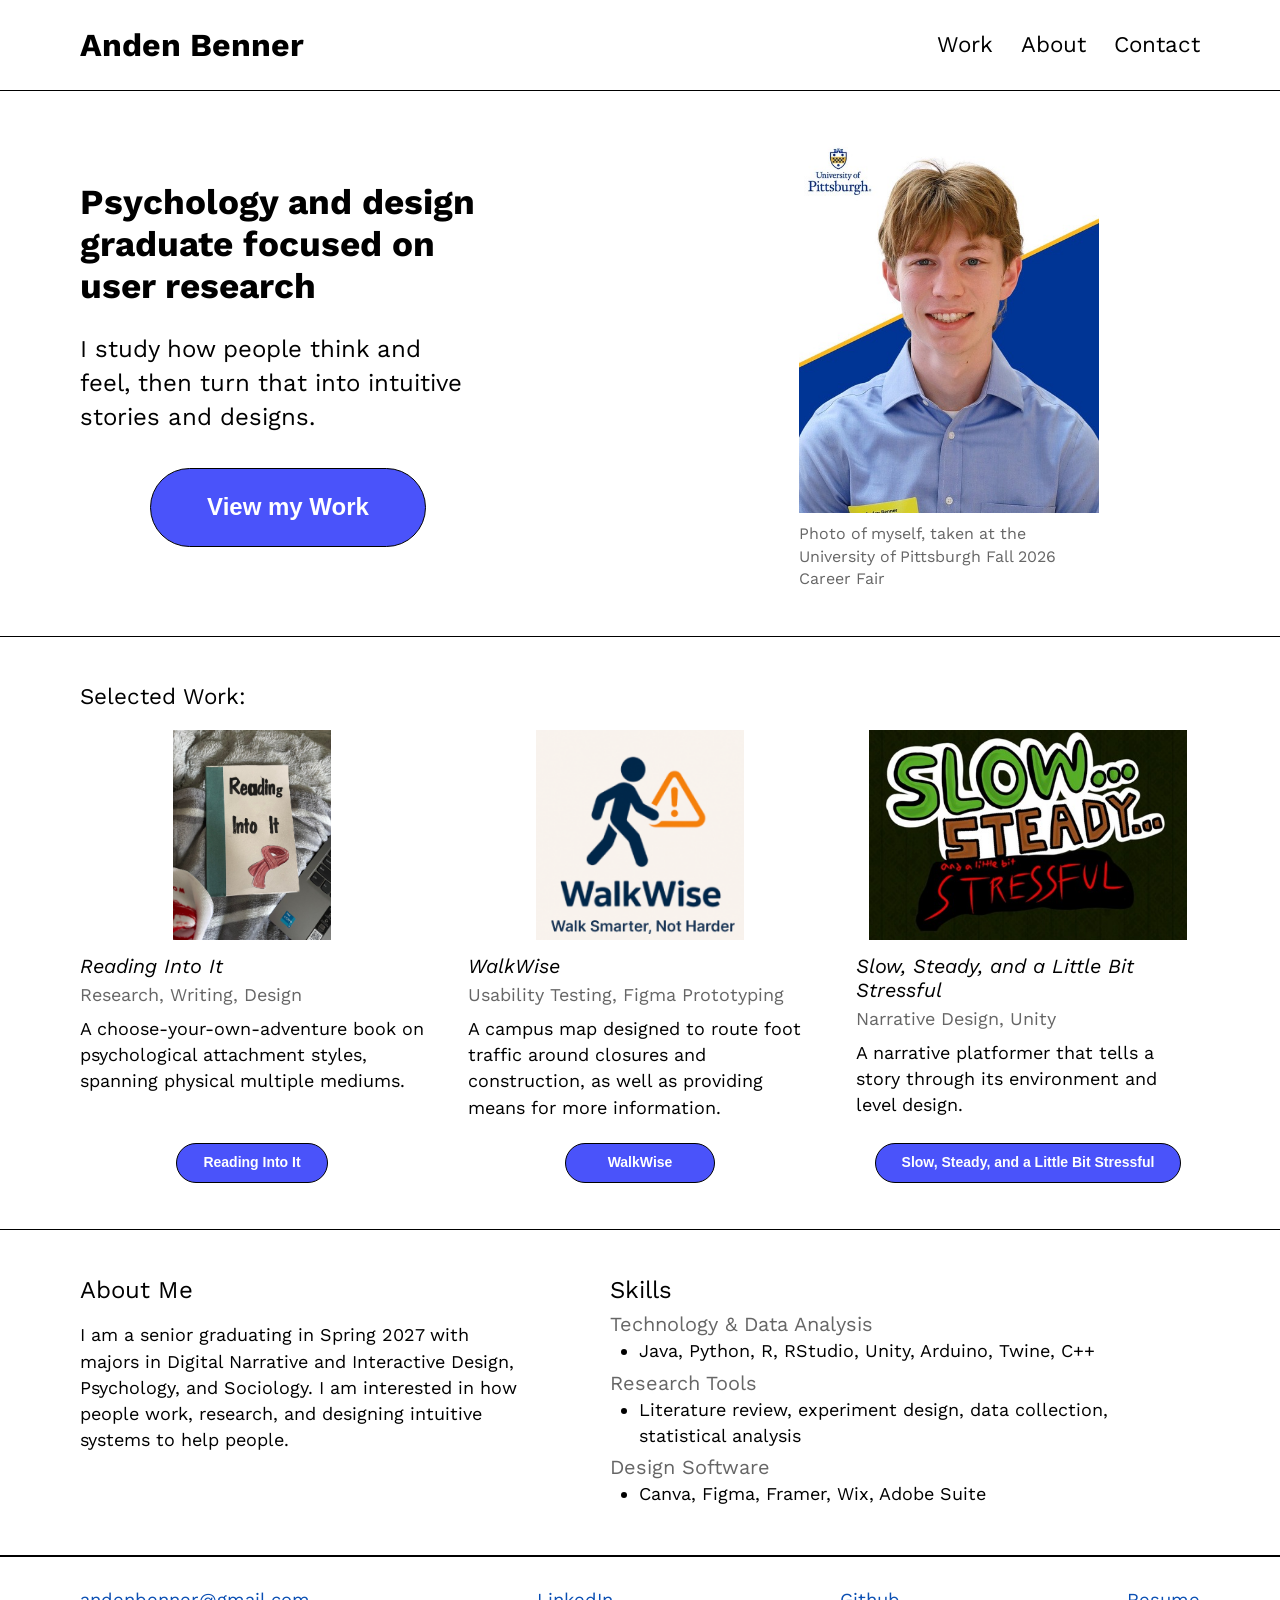
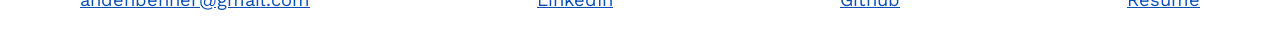
<file: index.html>
<!DOCTYPE html>
<html lang="en">
<head>
  <meta charset="utf-8">
  <meta name="viewport" content="width=device-width, initial-scale=1">
  <title>Anden Benner</title>
  <meta name="description" content="Psychology and design graduate focused on user research.">
  <link rel="preconnect" href="https://fonts.googleapis.com">
  <link rel="preconnect" href="https://fonts.gstatic.com" crossorigin>
  <link href="https://fonts.googleapis.com/css2?family=Work+Sans:ital,wght@0,400;0,500;0,600;0,700;1,400;1,500;1,600;1,700&display=swap" rel="stylesheet">
  <link rel="stylesheet" href="styles.css">
</head>
<body>
  <a class="skip-link" href="#main">Skip to content</a>

  <header class="site-header">
    <div class="wrap">
      <a class="brand" href="index.html">Anden Benner</a>
      <nav class="site-nav" aria-label="Main">
        <a href="index.html#work">Work</a>
        <a href="index.html#about">About</a>
        <a href="index.html#contact">Contact</a>
      </nav>
    </div>
  </header>

  <main id="main">
    <section class="band hero" aria-labelledby="hero-title">
      <div class="wrap">
        <div class="text-col">
          <h1 id="hero-title">Psychology and design graduate focused on user research</h1>
          <p class="lede">I study how people think and feel, then turn that into intuitive stories and designs.</p>
          <div class="cta"><a class="btn btn-lg" href="#work">View my Work</a></div>
        </div>
        <figure>
          <img src="anden-photo.jpg" width="491" height="615" alt="Anden Benner smiling, wearing a light blue button-up shirt, in front of a University of Pittsburgh backdrop">
          <figcaption class="caption">Photo of myself, taken at the University of Pittsburgh Fall 2026 Career Fair</figcaption>
        </figure>
      </div>
    </section>

    <section class="band" id="work" aria-labelledby="work-title">
      <div class="wrap">
        <h2 class="work-title" id="work-title">Selected Work:</h2>
        <ul class="work-grid">
          <li class="work-card">
            <a class="thumb" href="reading-into-it.html" tabindex="-1" aria-hidden="true">
              <img src="reading-into-it-card.jpg" width="857" height="1143" alt="">
            </a>
            <h3>Reading Into It</h3>
            <p class="tags">Research, Writing, Design</p>
            <p class="desc">A choose-your-own-adventure book on psychological attachment styles, spanning physical multiple mediums.</p>
            <a class="btn btn-sm" href="reading-into-it.html">Reading Into It</a>
          </li>
          <li class="work-card">
            <a class="thumb" href="walkwise.html" tabindex="-1" aria-hidden="true">
              <img src="walkwise-icon.png" width="242" height="244" alt="">
            </a>
            <h3>WalkWise</h3>
            <p class="tags">Usability Testing, Figma Prototyping</p>
            <p class="desc">A campus map designed to route foot traffic around closures and construction, as well as providing means for more information.</p>
            <a class="btn btn-sm" href="walkwise.html">WalkWise</a>
          </li>
          <li class="work-card">
            <a class="thumb" href="slow-steady.html" tabindex="-1" aria-hidden="true">
              <img src="slow-steady-card.jpg" width="470" height="310" alt="">
            </a>
            <h3>Slow, Steady, and a Little Bit Stressful</h3>
            <p class="tags">Narrative Design, Unity</p>
            <p class="desc">A narrative platformer that tells a story through its environment and level design.</p>
            <a class="btn btn-sm" href="slow-steady.html">Slow, Steady, and a Little Bit Stressful</a>
          </li>
        </ul>
      </div>
    </section>

    <section class="band" id="about" aria-labelledby="about-title">
      <div class="wrap about-grid">
        <div>
          <h2 id="about-title">About Me</h2>
          <p>I am a senior graduating in Spring 2027 with majors in Digital Narrative and Interactive Design, Psychology, and Sociology. I am interested in how people work, research, and designing intuitive systems to help people.</p>
        </div>
        <div class="skills">
          <h2>Skills</h2>
          <h3>Technology &amp; Data Analysis</h3>
          <ul><li>Java, Python, R, RStudio, Unity, Arduino, Twine, C++</li></ul>
          <h3>Research Tools</h3>
          <ul><li>Literature review, experiment design, data collection, statistical analysis</li></ul>
          <h3>Design Software</h3>
          <ul><li>Canva, Figma, Framer, Wix, Adobe Suite</li></ul>
        </div>
      </div>
    </section>
  </main>

  <footer class="site-footer" id="contact">
    <div class="wrap">
      <p><a href="mailto:andenbenner@gmail.com">andenbenner@gmail.com</a></p>
      <p><a href="https://www.linkedin.com/in/anden-benner-002a593b1/" target="_blank" rel="noopener">LinkedIn</a></p>
      <p><a href="https://github.com/anden13-dot" target="_blank" rel="noopener">Github</a></p>
      <p><a href="resume.pdf" target="_blank" rel="noopener">Resume</a></p>
    </div>
  </footer>
</body>
</html>
</file>
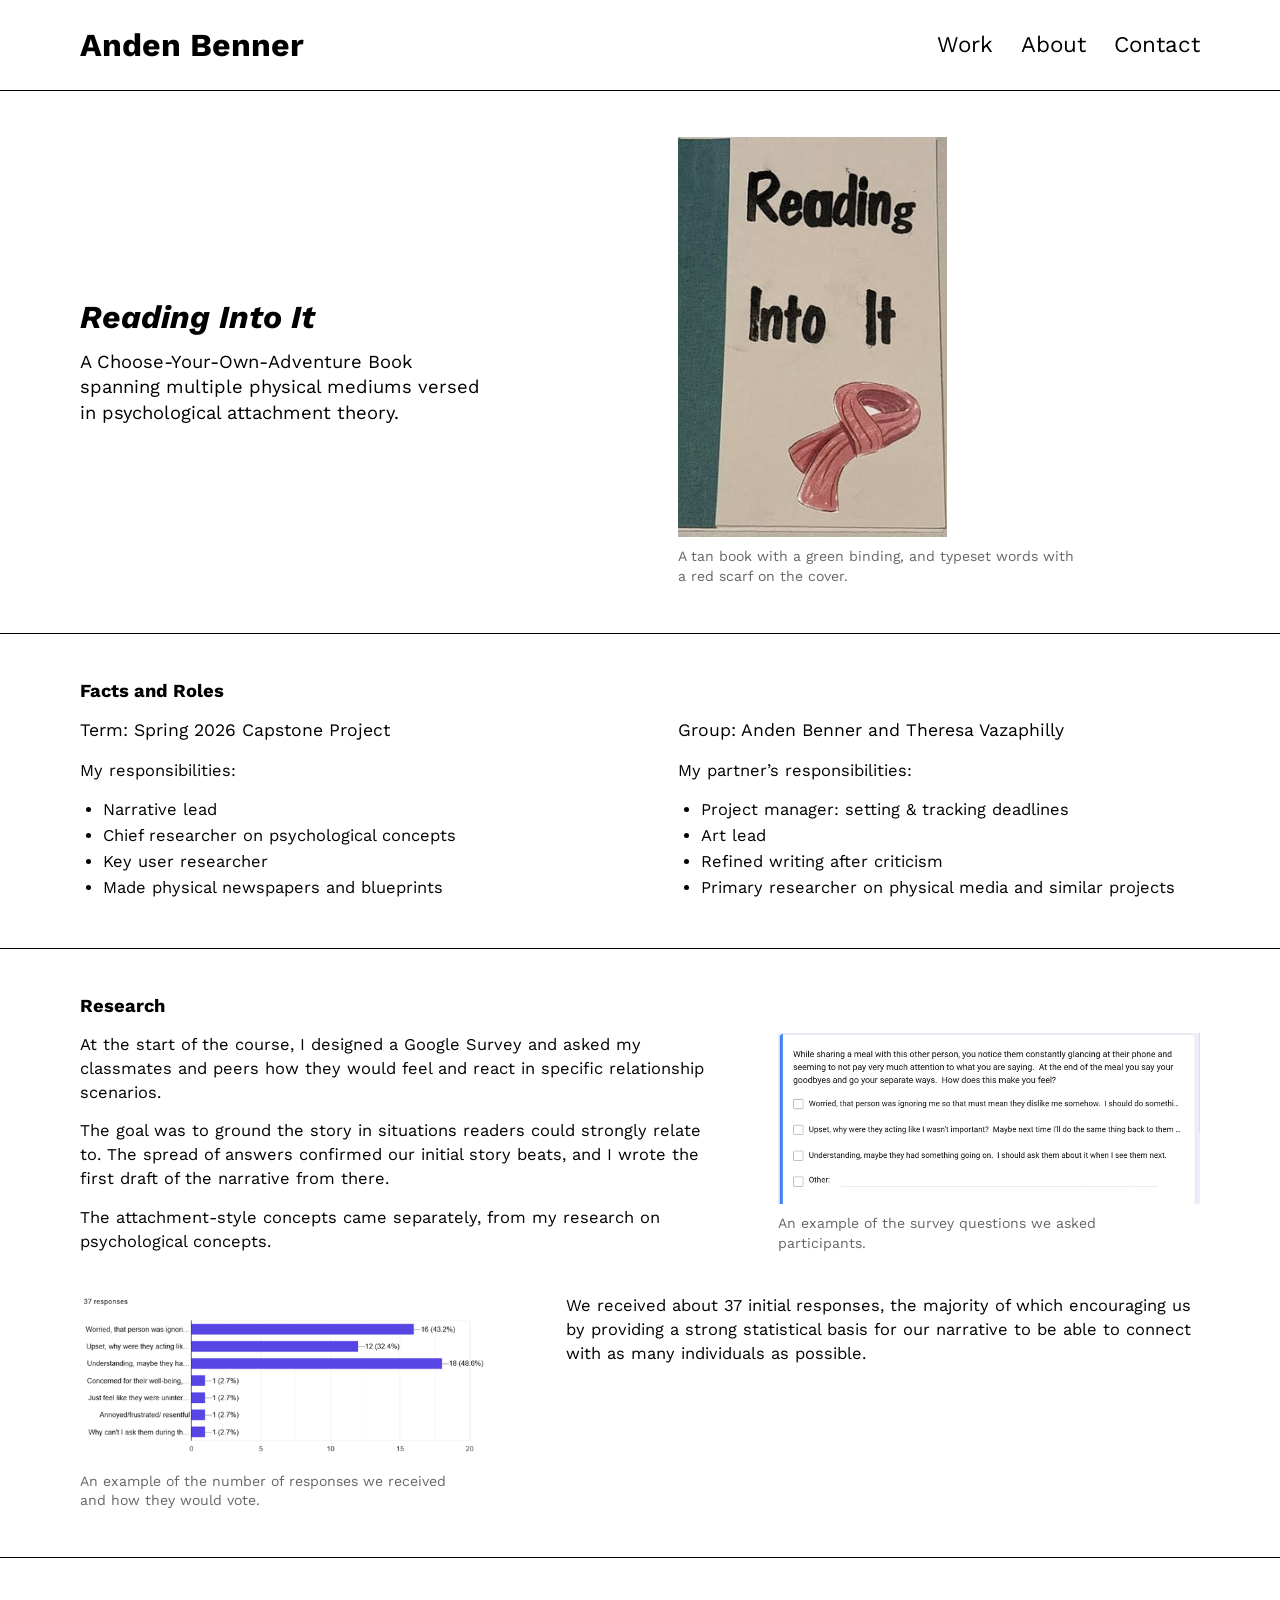
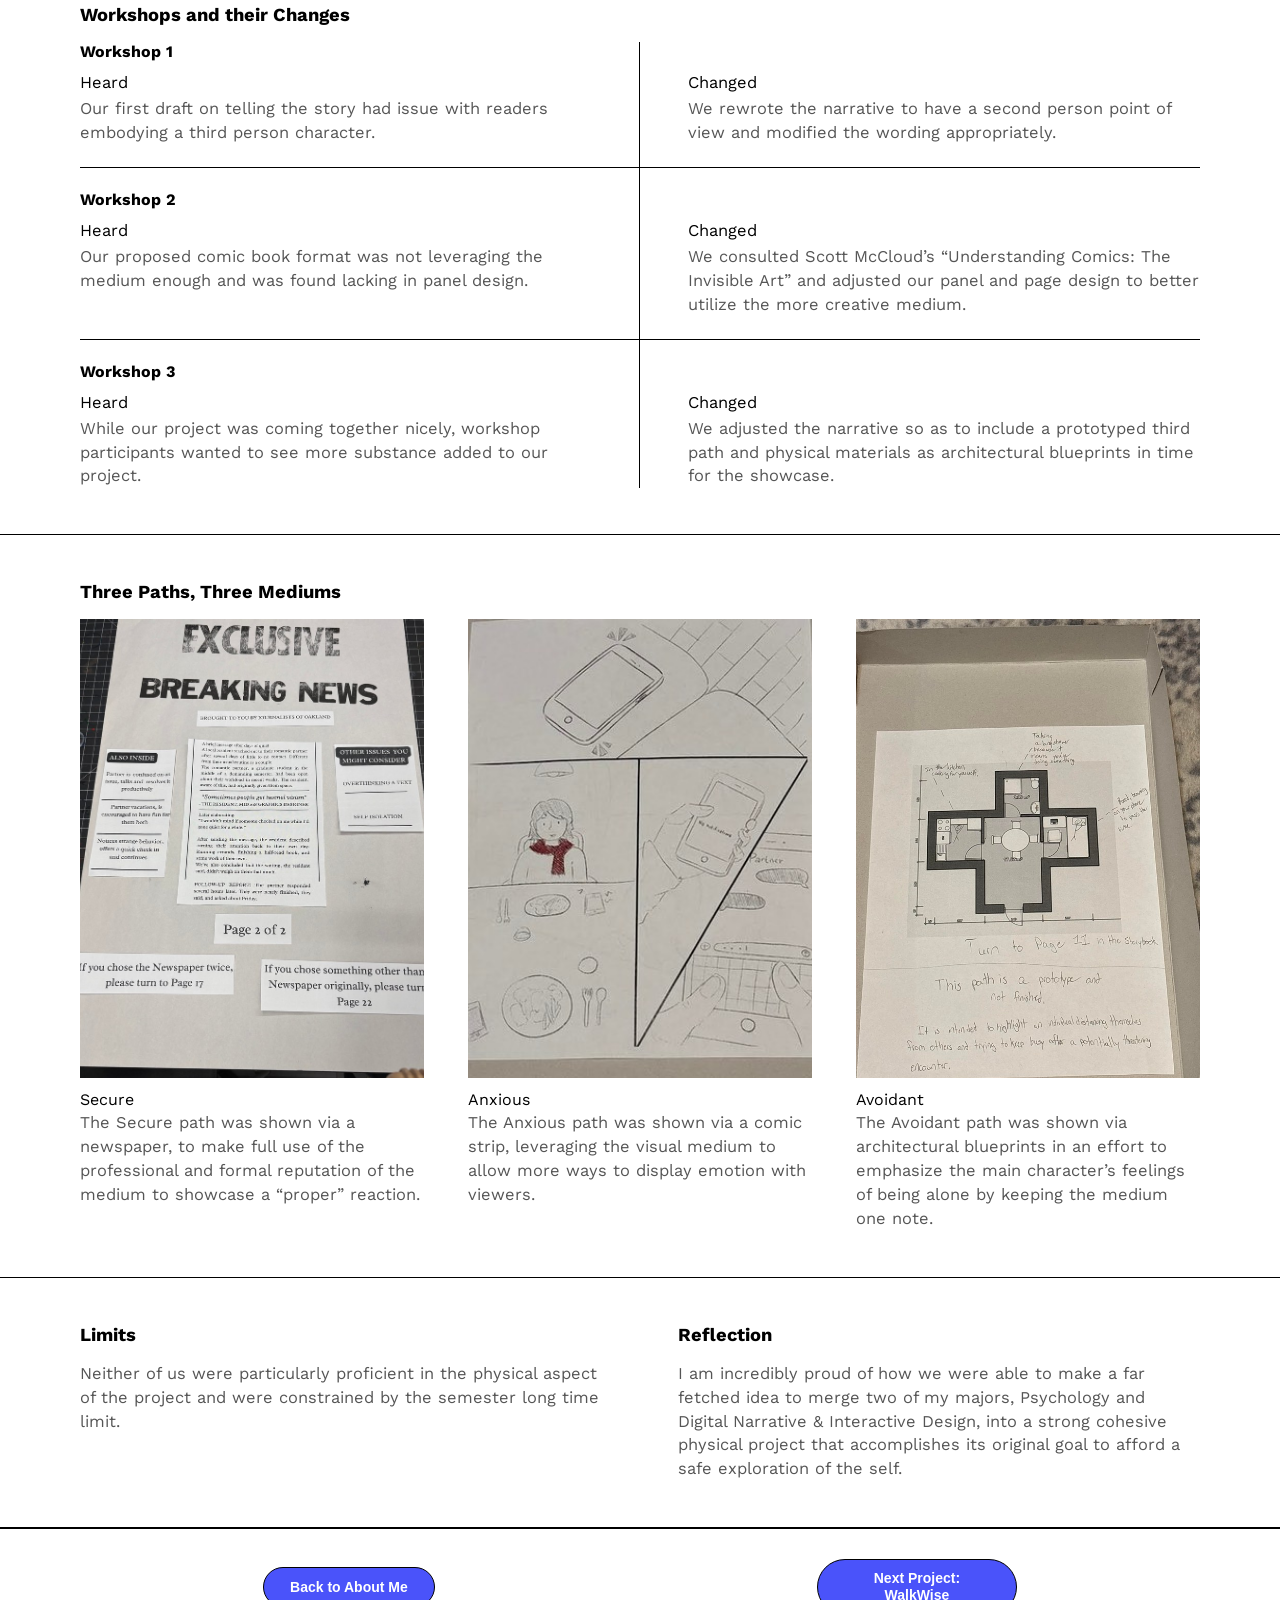
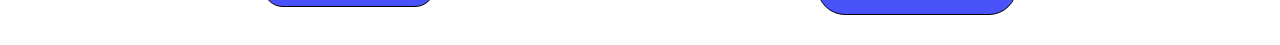
<file: reading-into-it.html>
<!DOCTYPE html>
<html lang="en">
<head>
  <meta charset="utf-8">
  <meta name="viewport" content="width=device-width, initial-scale=1">
  <title>Reading Into It | Anden Benner</title>
  <link rel="preconnect" href="https://fonts.googleapis.com">
  <link rel="preconnect" href="https://fonts.gstatic.com" crossorigin>
  <link href="https://fonts.googleapis.com/css2?family=Work+Sans:ital,wght@0,400;0,500;0,600;0,700;1,400;1,500;1,600;1,700&display=swap" rel="stylesheet">
  <link rel="stylesheet" href="styles.css">
</head>
<body class="project">
  <a class="skip-link" href="#main">Skip to content</a>

  <header class="site-header">
    <div class="wrap">
      <a class="brand" href="index.html">Anden Benner</a>
      <nav class="site-nav" aria-label="Main">
        <a href="index.html#work">Work</a>
        <a href="index.html#about">About</a>
        <a href="index.html#contact">Contact</a>
      </nav>
    </div>
  </header>

  <main id="main">
    <section class="band project-hero" aria-labelledby="page-title">
      <div class="wrap">
        <div>
          <h1 id="page-title">Reading Into It</h1>
          <p class="lede">A Choose-Your-Own-Adventure Book spanning multiple physical mediums versed in psychological attachment theory.</p>
        </div>
        <figure>
          <img src="reading-into-it-cover.jpg" width="300" height="447" alt="A tan book with a green binding, with typeset words and a red scarf on the cover">
          <figcaption class="caption">A tan book with a green binding, and typeset words with a red scarf on the cover.</figcaption>
        </figure>
      </div>
    </section>

    <section class="band facts" aria-labelledby="facts-title">
      <div class="wrap">
        <h2 class="sec" id="facts-title">Facts and Roles</h2>
        <div class="two-col">
          <div>
            <p class="meta">Term: Spring 2026 Capstone Project</p>
            <p>My responsibilities:</p>
            <ul>
              <li>Narrative lead</li>
              <li>Chief researcher on psychological concepts</li>
              <li>Key user researcher</li>
              <li>Made physical newspapers and blueprints</li>
            </ul>
          </div>
          <div>
            <p class="meta">Group: Anden Benner and Theresa Vazaphilly</p>
            <p>My partner’s responsibilities:</p>
            <ul>
              <li>Project manager: setting &amp; tracking deadlines</li>
              <li>Art lead</li>
              <li>Refined writing after criticism</li>
              <li>Primary researcher on physical media and similar projects</li>
            </ul>
          </div>
        </div>
      </div>
    </section>

    <section class="band" aria-labelledby="research-title">
      <div class="wrap">
        <h2 class="sec" id="research-title">Research</h2>
        <div class="split">
          <div>
            <p>At the start of the course, I designed a Google Survey and asked my classmates and peers how they would feel and react in specific relationship scenarios.</p>
            <p>The goal was to ground the story in situations readers could strongly relate to. The spread of answers confirmed our initial story beats, and I wrote the first draft of the narrative from there.</p>
            <p>The attachment-style concepts came separately, from my research on psychological concepts.</p>
          </div>
          <figure>
            <img src="survey-questions.png" width="782" height="318" alt="A Google Survey question about a dining partner who keeps glancing at their phone, with multiple-choice reactions">
            <figcaption class="caption">An example of the survey questions we asked participants.</figcaption>
          </figure>
        </div>
        <div class="split flip">
          <figure>
            <img src="survey-results.png" width="630" height="250" alt="A bar chart of survey responses to the phone scenario, with most votes on the first and third options">
            <figcaption class="caption">An example of the number of responses we received and how they would vote.</figcaption>
          </figure>
          <p>We received about 37 initial responses, the majority of which encouraging us by providing a strong statistical basis for our narrative to be able to connect with as many individuals as possible.</p>
        </div>
      </div>
    </section>

    <section class="band" aria-labelledby="workshops-title">
      <div class="wrap">
        <h2 class="sec" id="workshops-title">Workshops and their Changes</h2>
        <div class="workshops">
          <div class="workshop">
            <div>
              <h3>Workshop 1</h3>
              <p class="label">Heard</p>
              <p class="body">Our first draft on telling the story had issue with readers embodying a third person character.</p>
            </div>
            <div>
              <p class="label">Changed</p>
              <p class="body">We rewrote the narrative to have a second person point of view and modified the wording appropriately.</p>
            </div>
          </div>
          <div class="workshop">
            <div>
              <h3>Workshop 2</h3>
              <p class="label">Heard</p>
              <p class="body">Our proposed comic book format was not leveraging the medium enough and was found lacking in panel design.</p>
            </div>
            <div>
              <p class="label">Changed</p>
              <p class="body">We consulted Scott McCloud’s “Understanding Comics: The Invisible Art” and adjusted our panel and page design to better utilize the more creative medium.</p>
            </div>
          </div>
          <div class="workshop">
            <div>
              <h3>Workshop 3</h3>
              <p class="label">Heard</p>
              <p class="body">While our project was coming together nicely, workshop participants wanted to see more substance added to our project.</p>
            </div>
            <div>
              <p class="label">Changed</p>
              <p class="body">We adjusted the narrative so as to include a prototyped third path and physical materials as architectural blueprints in time for the showcase.</p>
            </div>
          </div>
        </div>
      </div>
    </section>

    <section class="band" aria-labelledby="paths-title">
      <div class="wrap">
        <h2 class="sec" id="paths-title">Three Paths, Three Mediums</h2>
        <ul class="figure-row paths">
          <li>
            <figure>
              <div class="frame"><img style="transform:scale(1.18)" src="path-secure-newspaper.jpg" width="857" height="1143" alt="A printed newspaper headlined “Exclusive Breaking News” with instructions to turn to a page"></div>
              <figcaption>
                <h3>Secure</h3>
                <p>The Secure path was shown via a newspaper, to make full use of the professional and formal reputation of the medium to showcase a “proper” reaction.</p>
              </figcaption>
            </figure>
          </li>
          <li>
            <figure>
              <div class="frame"><img src="path-anxious-comic.jpg" width="360" height="442" alt="A hand-drawn comic strip showing a character at a table with a phone"></div>
              <figcaption>
                <h3>Anxious</h3>
                <p>The Anxious path was shown via a comic strip, leveraging the visual medium to allow more ways to display emotion with viewers.</p>
              </figcaption>
            </figure>
          </li>
          <li>
            <figure>
              <div class="frame"><img style="transform:scale(1.35)" src="path-avoidant-blueprint.jpg" width="908" height="1210" alt="A hand-annotated architectural blueprint of a cross-shaped room, resting in a box"></div>
              <figcaption>
                <h3>Avoidant</h3>
                <p>The Avoidant path was shown via architectural blueprints in an effort to emphasize the main character’s feelings of being alone by keeping the medium one note.</p>
              </figcaption>
            </figure>
          </li>
        </ul>
      </div>
    </section>

    <section class="band lr" aria-label="Limits and reflection">
      <div class="wrap two-col">
        <div>
          <h2 class="sec">Limits</h2>
          <p>Neither of us were particularly proficient in the physical aspect of the project and were constrained by the semester long time limit.</p>
        </div>
        <div>
          <h2 class="sec">Reflection</h2>
          <p>I am incredibly proud of how we were able to make a far fetched idea to merge two of my majors, Psychology and Digital Narrative &amp; Interactive Design, into a strong cohesive physical project that accomplishes its original goal to afford a safe exploration of the self.</p>
        </div>
      </div>
    </section>
  </main>

  <nav class="pager site-footer" aria-label="Project navigation">
    <div class="wrap">
      <a class="btn btn-sm" href="index.html#about">Back to About Me</a>
      <a class="btn btn-sm" href="walkwise.html">Next Project: WalkWise</a>
    </div>
  </nav>
</body>
</html>
</file>
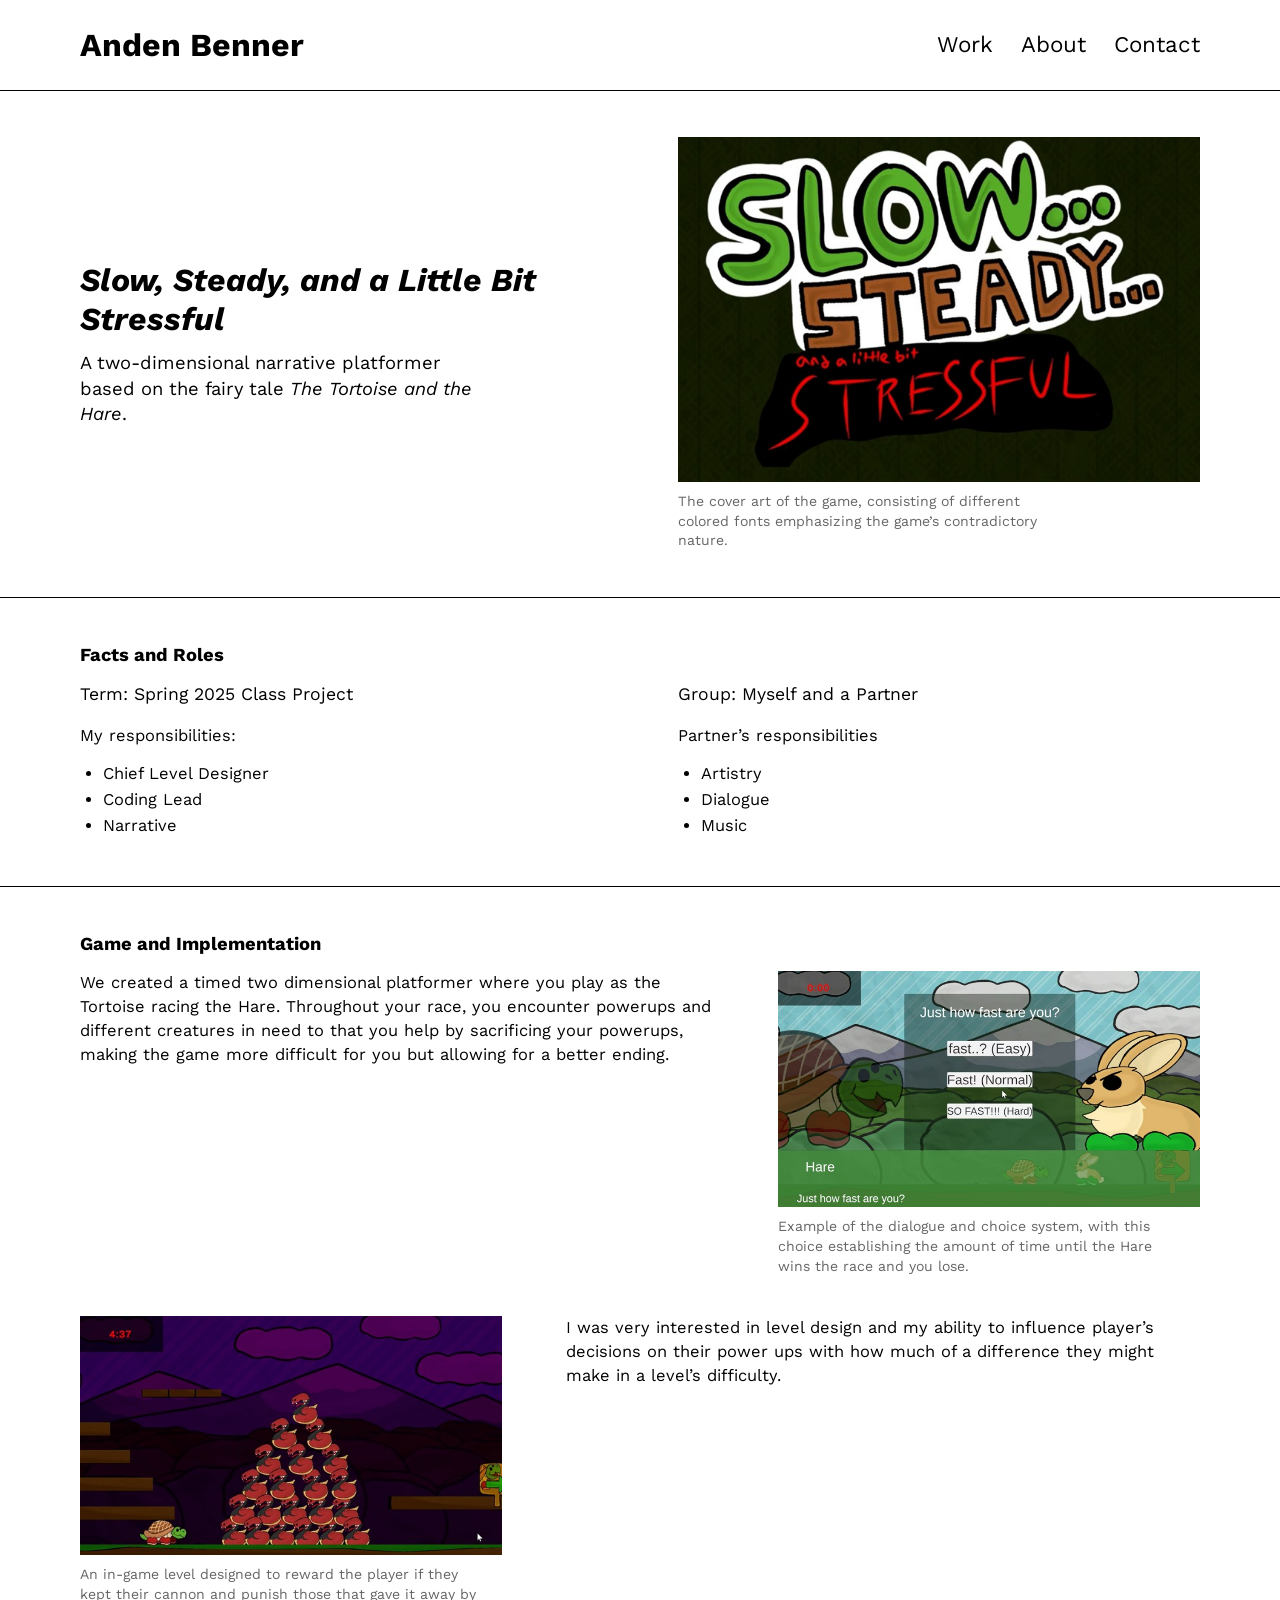
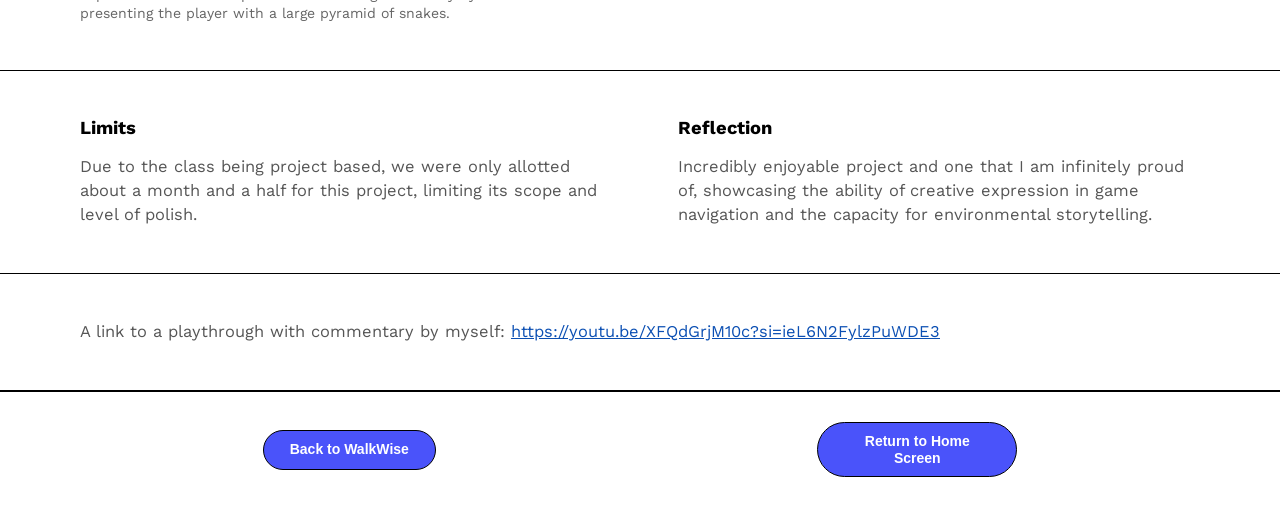
<file: slow-steady.html>
<!DOCTYPE html>
<html lang="en">
<head>
  <meta charset="utf-8">
  <meta name="viewport" content="width=device-width, initial-scale=1">
  <title>Slow, Steady, and a Little Bit Stressful | Anden Benner</title>
  <link rel="preconnect" href="https://fonts.googleapis.com">
  <link rel="preconnect" href="https://fonts.gstatic.com" crossorigin>
  <link href="https://fonts.googleapis.com/css2?family=Work+Sans:ital,wght@0,400;0,500;0,600;0,700;1,400;1,500;1,600;1,700&display=swap" rel="stylesheet">
  <link rel="stylesheet" href="styles.css">
</head>
<body class="project">
  <a class="skip-link" href="#main">Skip to content</a>

  <header class="site-header">
    <div class="wrap">
      <a class="brand" href="index.html">Anden Benner</a>
      <nav class="site-nav" aria-label="Main">
        <a href="index.html#work">Work</a>
        <a href="index.html#about">About</a>
        <a href="index.html#contact">Contact</a>
      </nav>
    </div>
  </header>

  <main id="main">
    <section class="band project-hero is-wide" aria-labelledby="page-title">
      <div class="wrap">
        <div>
          <h1 id="page-title">Slow, Steady, and a Little Bit Stressful</h1>
          <p class="lede">A two-dimensional narrative platformer based on the fairy tale <em>The Tortoise and the Hare</em>.</p>
        </div>
        <figure>
          <img src="slow-steady-cover.jpg" width="704" height="465" alt="Cover art reading “Slow… Steady… and a little bit Stressful” in green, brown, and red hand-drawn lettering on a dark background">
          <figcaption class="caption">The cover art of the game, consisting of different colored fonts emphasizing the game’s contradictory nature.</figcaption>
        </figure>
      </div>
    </section>

    <section class="band facts" aria-labelledby="facts-title">
      <div class="wrap">
        <h2 class="sec" id="facts-title">Facts and Roles</h2>
        <div class="two-col">
          <div>
            <p class="meta">Term: Spring 2025 Class Project</p>
            <p>My responsibilities:</p>
            <ul>
              <li>Chief Level Designer</li>
              <li>Coding Lead</li>
              <li>Narrative</li>
            </ul>
          </div>
          <div>
            <p class="meta">Group: Myself and a Partner</p>
            <p>Partner’s responsibilities</p>
            <ul>
              <li>Artistry</li>
              <li>Dialogue</li>
              <li>Music</li>
            </ul>
          </div>
        </div>
      </div>
    </section>

    <section class="band" aria-labelledby="game-title">
      <div class="wrap">
        <h2 class="sec" id="game-title">Game and Implementation</h2>
        <div class="split">
          <p>We created a timed two dimensional platformer where you play as the Tortoise racing the Hare. Throughout your race, you encounter powerups and different creatures in need to that you help by sacrificing your powerups, making the game more difficult for you but allowing for a better ending.</p>
          <figure class="plain">
            <img src="slow-steady-dialogue.jpg" width="746" height="417" alt="In-game dialogue box asking “Just how fast are you?” with three difficulty choices, with the Tortoise and the Hare on either side">
            <figcaption class="caption">Example of the dialogue and choice system, with this choice establishing the amount of time until the Hare wins the race and you lose.</figcaption>
          </figure>
        </div>
        <div class="split flip">
          <figure class="plain">
            <img src="slow-steady-level.jpg" width="621" height="351" alt="A dark purple game level with a large pyramid of snakes the Tortoise must get past">
            <figcaption class="caption">An in-game level designed to reward the player if they kept their cannon and punish those that gave it away by presenting the player with a large pyramid of snakes.</figcaption>
          </figure>
          <p>I was very interested in level design and my ability to influence player’s decisions on their power ups with how much of a difference they might make in a level’s difficulty.</p>
        </div>
      </div>
    </section>

    <section class="band lr" aria-label="Limits and reflection">
      <div class="wrap two-col">
        <div>
          <h2 class="sec">Limits</h2>
          <p>Due to the class being project based, we were only allotted about a month and a half for this project, limiting its scope and level of polish.</p>
        </div>
        <div>
          <h2 class="sec">Reflection</h2>
          <p>Incredibly enjoyable project and one that I am infinitely proud of, showcasing the ability of creative expression in game navigation and the capacity for environmental storytelling.</p>
        </div>
      </div>
    </section>

    <section class="band" aria-label="Playthrough">
      <div class="wrap">
        <p class="playthrough">A link to a playthrough with commentary by myself: <a href="https://youtu.be/XFQdGrjM10c?si=ieL6N2FylzPuWDE3" target="_blank" rel="noopener">https://youtu.be/XFQdGrjM10c?si=ieL6N2FylzPuWDE3</a></p>
      </div>
    </section>
  </main>

  <nav class="pager site-footer" aria-label="Project navigation">
    <div class="wrap">
      <a class="btn btn-sm" href="walkwise.html">Back to WalkWise</a>
      <a class="btn btn-sm" href="index.html">Return to Home Screen</a>
    </div>
  </nav>
</body>
</html>
</file>
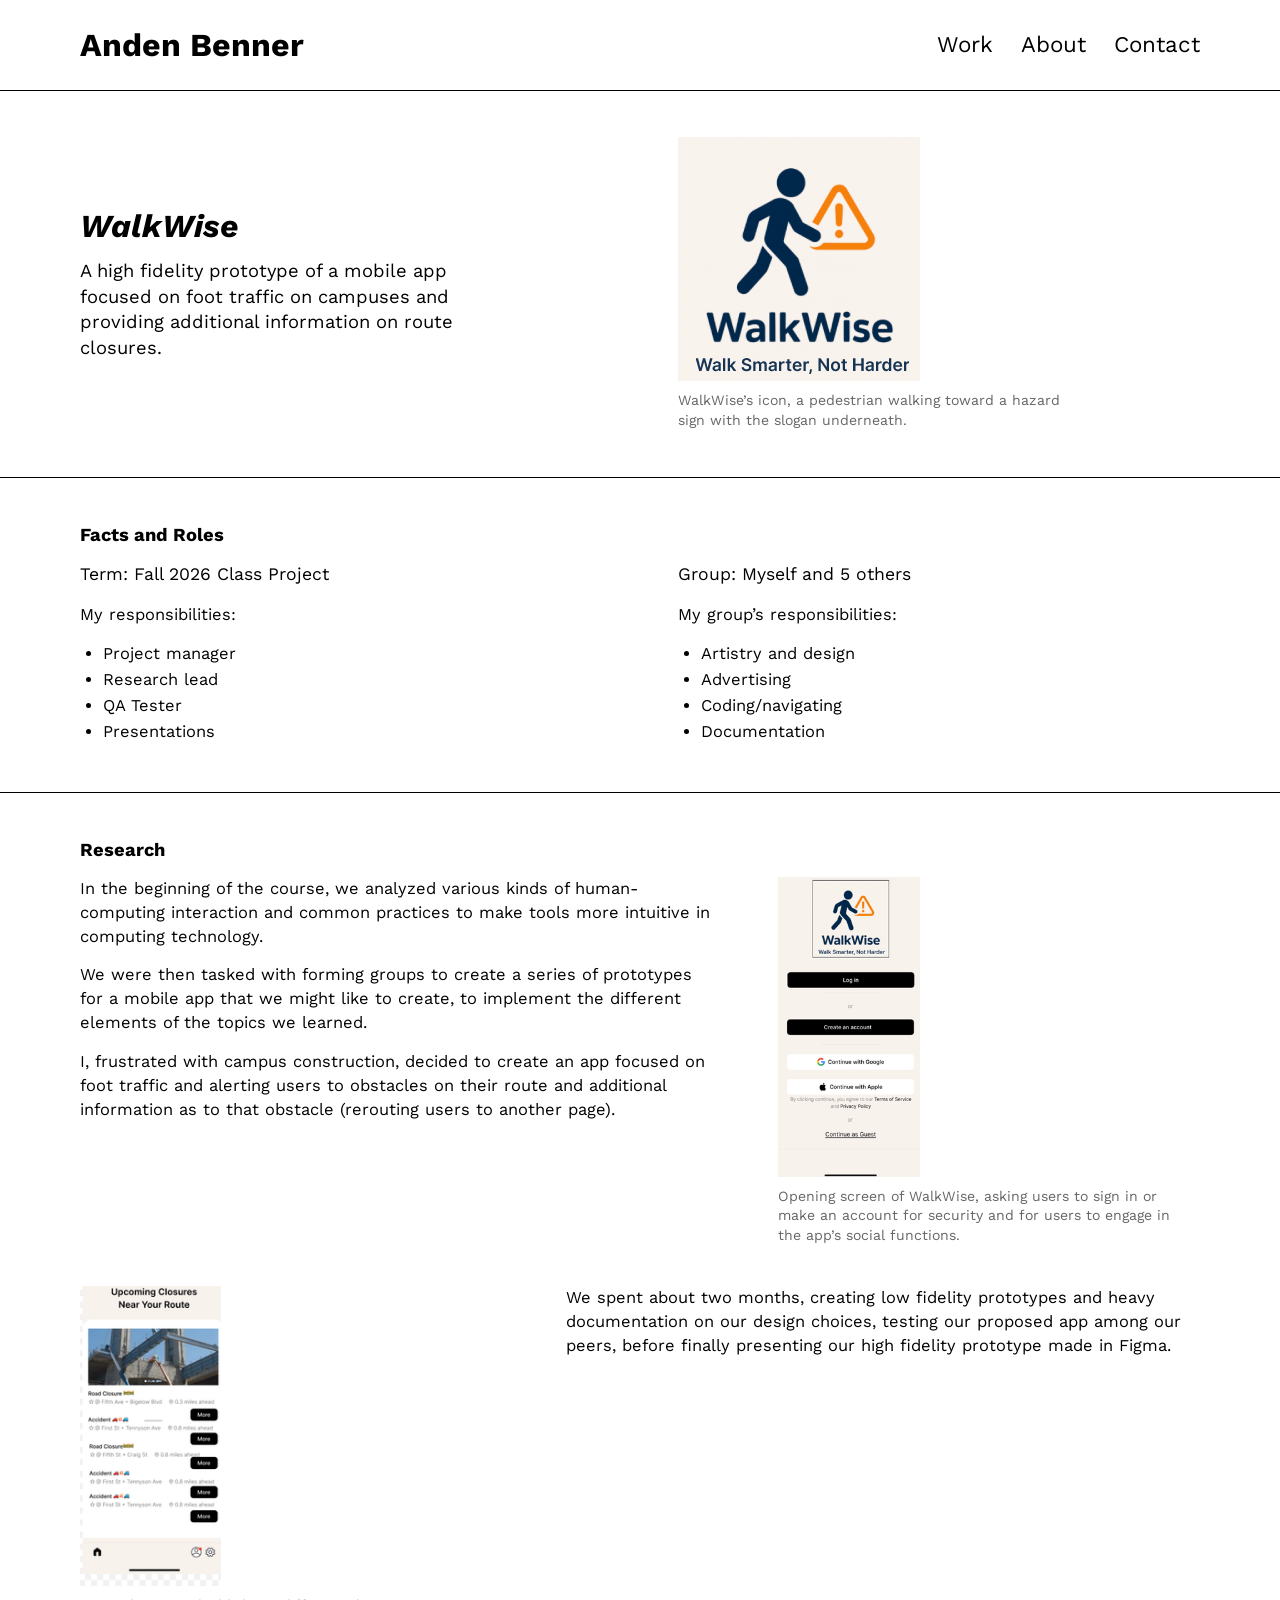
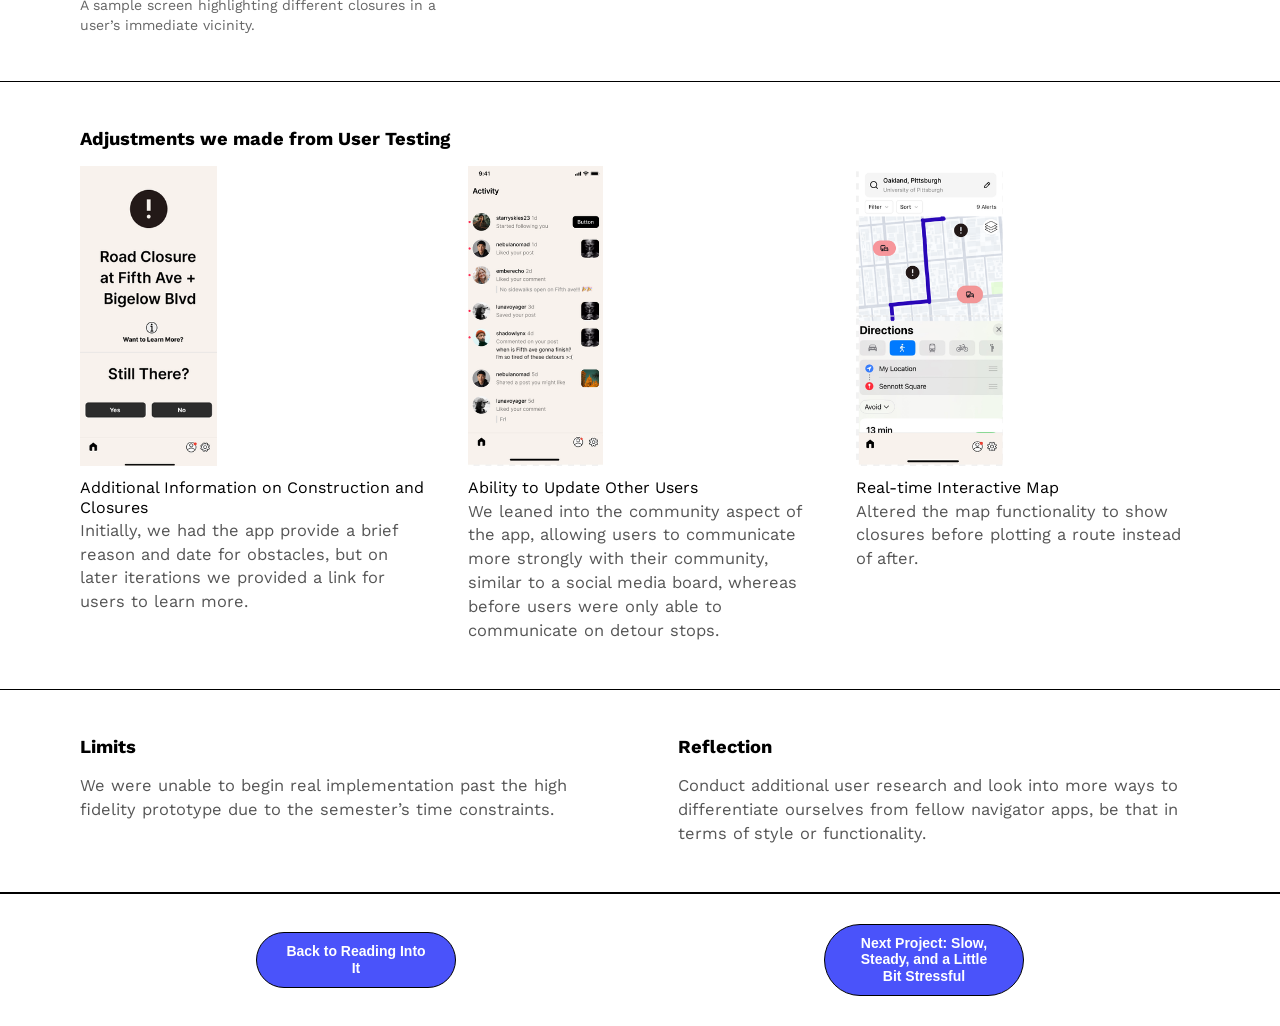
<file: walkwise.html>
<!DOCTYPE html>
<html lang="en">
<head>
  <meta charset="utf-8">
  <meta name="viewport" content="width=device-width, initial-scale=1">
  <title>WalkWise | Anden Benner</title>
  <link rel="preconnect" href="https://fonts.googleapis.com">
  <link rel="preconnect" href="https://fonts.gstatic.com" crossorigin>
  <link href="https://fonts.googleapis.com/css2?family=Work+Sans:ital,wght@0,400;0,500;0,600;0,700;1,400;1,500;1,600;1,700&display=swap" rel="stylesheet">
  <link rel="stylesheet" href="styles.css">
</head>
<body class="project">
  <a class="skip-link" href="#main">Skip to content</a>

  <header class="site-header">
    <div class="wrap">
      <a class="brand" href="index.html">Anden Benner</a>
      <nav class="site-nav" aria-label="Main">
        <a href="index.html#work">Work</a>
        <a href="index.html#about">About</a>
        <a href="index.html#contact">Contact</a>
      </nav>
    </div>
  </header>

  <main id="main">
    <section class="band project-hero" aria-labelledby="page-title">
      <div class="wrap">
        <div>
          <h1 id="page-title">WalkWise</h1>
          <p class="lede">A high fidelity prototype of a mobile app focused on foot traffic on campuses and providing additional information on route closures.</p>
        </div>
        <figure>
          <img src="walkwise-icon.png" width="242" height="244" alt="WalkWise app icon: a pedestrian walking toward a hazard sign, with the slogan “Walk Smarter, Not Harder”" style="max-width:320px">
          <figcaption class="caption">WalkWise’s icon, a pedestrian walking toward a hazard sign with the slogan underneath.</figcaption>
        </figure>
      </div>
    </section>

    <section class="band facts" aria-labelledby="facts-title">
      <div class="wrap">
        <h2 class="sec" id="facts-title">Facts and Roles</h2>
        <div class="two-col">
          <div>
            <p class="meta">Term: Fall 2026 Class Project</p>
            <p>My responsibilities:</p>
            <ul>
              <li>Project manager</li>
              <li>Research lead</li>
              <li>QA Tester</li>
              <li>Presentations</li>
            </ul>
          </div>
          <div>
            <p class="meta">Group: Myself and 5 others</p>
            <p>My group’s responsibilities:</p>
            <ul>
              <li>Artistry and design</li>
              <li>Advertising</li>
              <li>Coding/navigating</li>
              <li>Documentation</li>
            </ul>
          </div>
        </div>
      </div>
    </section>

    <section class="band" aria-labelledby="research-title">
      <div class="wrap">
        <h2 class="sec" id="research-title">Research</h2>
        <div class="split">
          <div>
            <p>In the beginning of the course, we analyzed various kinds of human-computing interaction and common practices to make tools more intuitive in computing technology.</p>
            <p>We were then tasked with forming groups to create a series of prototypes for a mobile app that we might like to create, to implement the different elements of the topics we learned.</p>
            <p>I, frustrated with campus construction, decided to create an app focused on foot traffic and alerting users to obstacles on their route and additional information as to that obstacle (rerouting users to another page).</p>
          </div>
          <figure class="plain tall">
            <img src="walkwise-login.png" width="222" height="467" alt="WalkWise opening screen with options to log in, create an account, continue with Google or Apple, or continue as guest">
            <figcaption class="caption">Opening screen of WalkWise, asking users to sign in or make an account for security and for users to engage in the app’s social functions.</figcaption>
          </figure>
        </div>
        <div class="split flip">
          <figure class="plain tall">
            <img src="walkwise-closures.png" width="154" height="328" alt="WalkWise screen titled “Upcoming Closures Near Your Route” listing nearby closures">
            <figcaption class="caption">A sample screen highlighting different closures in a user’s immediate vicinity.</figcaption>
          </figure>
          <p>We spent about two months, creating low fidelity prototypes and heavy documentation on our design choices, testing our proposed app among our peers, before finally presenting our high fidelity prototype made in Figma.</p>
        </div>
      </div>
    </section>

    <section class="band" aria-labelledby="adjust-title">
      <div class="wrap">
        <h2 class="sec" id="adjust-title">Adjustments we made from User Testing</h2>
        <ul class="figure-row">
          <li>
            <figure>
              <div class="frame"><img src="walkwise-road-closure.png" width="222" height="485" alt="WalkWise screen reading “Road Closure at Fifth Ave + Bigelow Blvd” with a “Want to Learn More?” link and a “Still There?” prompt"></div>
              <figcaption>
                <h3>Additional Information on Construction and Closures</h3>
                <p>Initially, we had the app provide a brief reason and date for obstacles, but on later iterations we provided a link for users to learn more.</p>
              </figcaption>
            </figure>
          </li>
          <li>
            <figure>
              <div class="frame"><img src="walkwise-community.png" width="254" height="564" alt="WalkWise activity feed where users comment on and like posts about closures"></div>
              <figcaption>
                <h3>Ability to Update Other Users</h3>
                <p>We leaned into the community aspect of the app, allowing users to communicate more strongly with their community, similar to a social media board, whereas before users were only able to communicate on detour stops.</p>
              </figcaption>
            </figure>
          </li>
          <li>
            <figure>
              <div class="frame"><img src="walkwise-map.png" width="266" height="542" alt="WalkWise map of Oakland, Pittsburgh with closure markers and a walking route"></div>
              <figcaption>
                <h3>Real-time Interactive Map</h3>
                <p>Altered the map functionality to show closures before plotting a route instead of after.</p>
              </figcaption>
            </figure>
          </li>
        </ul>
      </div>
    </section>

    <section class="band lr" aria-label="Limits and reflection">
      <div class="wrap two-col">
        <div>
          <h2 class="sec">Limits</h2>
          <p>We were unable to begin real implementation past the high fidelity prototype due to the semester’s time constraints.</p>
        </div>
        <div>
          <h2 class="sec">Reflection</h2>
          <p>Conduct additional user research and look into more ways to differentiate ourselves from fellow navigator apps, be that in terms of style or functionality.</p>
        </div>
      </div>
    </section>
  </main>

  <nav class="pager site-footer" aria-label="Project navigation">
    <div class="wrap">
      <a class="btn btn-sm" href="reading-into-it.html">Back to Reading Into It</a>
      <a class="btn btn-sm" href="slow-steady.html">Next Project: Slow, Steady, and a Little Bit Stressful</a>
    </div>
  </nav>
</body>
</html>
</file>
<file: styles.css>
:root {
  --ink: #000;
  --muted: #666;
  --body-grey: #555;
  --rule: #000;
  --accent: #4a53fa;
  --accent-hover: #3239d6;
  --link: #0b4fb3;
  --page: #fff;
  --max: 1120px;
  --gutter: clamp(20px, 5.5vw, 58px);
  --btn-font: Arial, "Liberation Sans", Helvetica, sans-serif;
  --section-pad: clamp(30px, 4.5vw, 46px);
}

*, *::before, *::after { box-sizing: border-box; }
html { scroll-behavior: smooth; }

body {
  margin: 0;
  background: var(--page);
  color: var(--ink);
  font-family: "Work Sans", system-ui, -apple-system, "Segoe UI", Roboto, Helvetica, Arial, sans-serif;
  font-size: 1.125rem;
  line-height: 1.45;
  -webkit-font-smoothing: antialiased;
}
body.project { font-size: 1.03rem; }

img { display: block; max-width: 100%; height: auto; }
a { color: inherit; }

:focus-visible { outline: 3px solid var(--accent); outline-offset: 3px; border-radius: 4px; }

.skip-link {
  position: absolute; left: 12px; top: -60px;
  background: var(--ink); color: #fff;
  padding: 10px 16px; border-radius: 999px; z-index: 10;
}
.skip-link:focus { top: 12px; }

/* ---------- Layout ---------- */
.wrap {
  width: 100%;
  max-width: calc(var(--max) + var(--gutter) * 2);
  margin: 0 auto;
  padding-inline: var(--gutter);
}

.site-header { border-bottom: 1px solid var(--rule); }
.site-header .wrap {
  display: flex; align-items: center; justify-content: space-between;
  gap: 16px; padding-block: 22px;
}
.brand {
  font-size: clamp(1.25rem, 3.1vw, 2rem);
  font-weight: 700; white-space: nowrap; text-decoration: none;
}
.site-nav { display: flex; gap: clamp(12px, 2.6vw, 28px); }
.site-nav a {
  text-decoration: none;
  font-size: clamp(1rem, 2.1vw, 1.4rem);
  padding: 2px 0; border-bottom: 2px solid transparent;
}
.site-nav a:hover { border-bottom-color: var(--ink); }

.band { border-bottom: 1px solid var(--rule); }
.band > .wrap { padding-block: var(--section-pad); }

h1, h2, h3 { margin: 0; line-height: 1.2; }
p { margin: 0 0 .9em; max-width: 64ch; }
p:last-child { margin-bottom: 0; }

.caption { font-size: .88rem; line-height: 1.4; color: var(--muted); margin-top: 10px; max-width: 44ch; }

/* ---------- Buttons (Arial Bold, indigo pill, thin black outline) ---------- */
.btn {
  display: inline-flex; align-items: center; justify-content: center; text-align: center;
  background: var(--accent); color: #fff;
  font-family: var(--btn-font); font-weight: 700; text-decoration: none;
  border: 1px solid var(--ink); border-radius: 999px;
  line-height: 1.2; cursor: pointer;
  transition: background-color .15s ease;
}
.btn:hover { background: var(--accent-hover); }
.btn-lg { font-size: 1.5rem; padding: 24px 56px; min-width: min(100%, 272px); }
.btn-sm { font-size: .875rem; padding: 10px 26px; min-height: 40px; min-width: 150px; }

/* ---------- Home: hero ---------- */
.hero .wrap {
  display: grid; grid-template-columns: minmax(0, 1.1fr) minmax(0, 1fr);
  gap: clamp(24px, 5vw, 64px); align-items: center;
}
.hero .text-col { max-width: 26rem; }
.hero h1 { font-size: clamp(1.8rem, 3.45vw, 2.2rem); font-weight: 700; max-width: 12em; margin-bottom: 26px; }
.hero .lede { font-size: clamp(1.25rem, 2.35vw, 1.5rem); line-height: 1.4; max-width: 16em; margin-bottom: 34px; }
.hero .cta { text-align: center; }
.hero figure { margin: 0; justify-self: center; width: min(100%, 300px); }
.hero figure img { width: 100%; }
.hero .caption { font-size: 1rem; max-width: 22em; }

/* ---------- Home: selected work ---------- */
.work-title { font-size: 1.4rem; font-weight: 400; margin-bottom: 20px; }
.work-grid {
  list-style: none; margin: 0; padding: 0;
  display: grid; grid-template-columns: repeat(3, minmax(0, 1fr));
  gap: clamp(20px, 3.5vw, 44px);
}
.work-card { display: flex; flex-direction: column; }
.work-card .thumb { display: block; height: 210px; margin-bottom: 14px; }
.work-card .thumb img { height: 100%; width: 100%; object-fit: contain; object-position: center top; }
.work-card h3 { font-style: italic; font-weight: 400; font-size: 1.25rem; margin-bottom: 4px; }
.work-card .tags { color: var(--muted); margin-bottom: 8px; }
.work-card p.desc { flex: 1; margin-bottom: 22px; }
.work-card .btn { align-self: center; max-width: 100%; }

/* ---------- Home: about / skills ---------- */
.about-grid {
  display: grid; grid-template-columns: minmax(0, 1fr) minmax(0, 1.3fr);
  gap: clamp(28px, 6vw, 80px);
}
.about-grid h2 { font-size: 1.5rem; font-weight: 400; margin-bottom: 18px; }
.skills h2 { margin-bottom: 8px; }
.skills h3 { font-weight: 400; color: var(--muted); font-size: 1.25rem; margin-top: 6px; }
.skills ul { margin: 2px 0 0; padding-left: 1.6em; }
.skills li { margin-bottom: 2px; }

/* ---------- Footer / contact ---------- */
.site-footer { border-top: 1px solid var(--rule); }
.site-footer .wrap {
  display: flex; justify-content: space-between; flex-wrap: wrap;
  gap: 12px 32px; padding-block: 30px;
}
.site-footer a:not(.btn) { color: var(--link); }
.site-footer a:not(.btn):hover { text-decoration-thickness: 2px; }
.site-footer p { max-width: none; margin: 0; font-size: 1.15rem; }

/* ---------- Project pages ---------- */
.project-hero .wrap {
  display: grid; grid-template-columns: minmax(0, 1fr) minmax(0, 1fr);
  gap: clamp(28px, 6vw, 80px); align-items: center;
}
.project-hero h1 { font-style: italic; font-weight: 700; font-size: clamp(1.6rem, 3vw, 2rem); margin-bottom: 12px; }
.project-hero .lede { font-size: 1.15rem; line-height: 1.4; max-width: 22em; }
.project-hero figure { margin: 0; }
.project-hero figure img { max-height: 400px; width: auto; max-width: 100%; }
.project-hero.is-wide figure img { width: 100%; max-height: none; }

h2.sec { font-size: 1.15rem; font-weight: 700; margin-bottom: 16px; }

.two-col {
  display: grid; grid-template-columns: minmax(0, 1fr) minmax(0, 1fr);
  gap: clamp(28px, 6vw, 80px);
}
.facts p.meta { font-size: 1.1rem; margin-bottom: 16px; }
.facts ul { margin: 0; padding-left: 1.4em; }
.facts li { margin-bottom: 2px; }

.split {
  display: grid; grid-template-columns: minmax(0, 1.5fr) minmax(0, 1fr);
  gap: clamp(24px, 5vw, 64px); align-items: start;
}
.split + .split { margin-top: clamp(24px, 4vw, 40px); }
.split.flip { grid-template-columns: minmax(0, 1fr) minmax(0, 1.5fr); }
.split figure { margin: 0; }
.split figure img { max-width: 100%; }
.split figure.tall img { max-height: 300px; width: auto; }

.workshop { display: grid; grid-template-columns: minmax(0, 1fr) minmax(0, 1fr); }
.workshop + .workshop { border-top: 1px solid var(--rule); }
.workshop > div { padding: 22px 0; }
.workshop > div:first-child { padding-right: clamp(20px, 4vw, 48px); border-right: 1px solid var(--rule); }
.workshop > div:last-child { padding-left: clamp(20px, 4vw, 48px); padding-top: calc(22px + 1.2rem + 10px); }
.workshop:first-child > div:first-child { padding-top: 0; }
.workshop:first-child > div:last-child { padding-top: calc(1.2rem + 10px); }
.workshop:last-child > div { padding-bottom: 0; }
.workshop h3 { font-size: 1rem; font-weight: 700; margin-bottom: 10px; }
.workshop .label { color: var(--ink); margin-bottom: 2px; }
.workshop p.body { color: var(--body-grey); }

.figure-row {
  list-style: none; margin: 0; padding: 0;
  display: grid; grid-template-columns: repeat(3, minmax(0, 1fr));
  gap: clamp(20px, 4vw, 44px); align-items: start;
}
.figure-row figure { margin: 0; }
.figure-row .frame { display: flex; align-items: flex-start; height: 300px; margin-bottom: 12px; }
.figure-row .frame img { max-height: 100%; width: auto; max-width: 100%; }
.figure-row.paths .frame { height: auto; aspect-ratio: 3 / 4; overflow: hidden; background: #eee; }
.figure-row.paths .frame img { width: 100%; height: 100%; max-height: none; max-width: none; object-fit: cover; }
.figure-row h3 { font-weight: 400; font-size: 1rem; margin-bottom: 2px; }
.figure-row p { color: var(--body-grey); }

.lr p { color: var(--body-grey); }
.playthrough { overflow-wrap: anywhere; color: var(--body-grey); max-width: none; }
.playthrough a { color: var(--link); }

.pager .wrap {
  display: flex; justify-content: space-around; align-items: center;
  flex-wrap: wrap; gap: 16px; padding-block: 30px;
}
.pager .btn { max-width: 200px; min-width: 130px; }

/* ---------- Responsive ---------- */
@media (max-width: 860px) {
  .work-grid { grid-template-columns: repeat(2, minmax(0, 1fr)); }
  .figure-row { grid-template-columns: repeat(2, minmax(0, 1fr)); }
}

@media (max-width: 680px) {
  .hero .wrap, .project-hero .wrap, .about-grid, .two-col, .split, .split.flip { grid-template-columns: minmax(0, 1fr); }
  .hero figure { justify-self: start; }
  .hero .cta { text-align: left; }
  .work-grid, .figure-row { grid-template-columns: minmax(0, 1fr); }
  .work-card .thumb { height: auto; max-height: 280px; }
  .work-card .thumb img { max-height: 280px; object-position: left top; }
  .work-card .btn { align-self: flex-start; }
  .figure-row .frame { height: auto; }
  .figure-row .frame img { max-height: 380px; }
  .figure-row.paths .frame img { max-height: none; }
  .workshop { grid-template-columns: minmax(0, 1fr); }
  .workshop > div:first-child { border-right: 0; padding-right: 0; padding-bottom: 8px; }
  .workshop > div:last-child,
  .workshop:first-child > div:last-child { padding-left: 0; padding-top: 8px; }
  .site-footer .wrap { flex-direction: column; }
  .pager .wrap { justify-content: center; }
}

@media (prefers-reduced-motion: reduce) {
  html { scroll-behavior: auto; }
  .btn { transition: none; }
}
</file>
